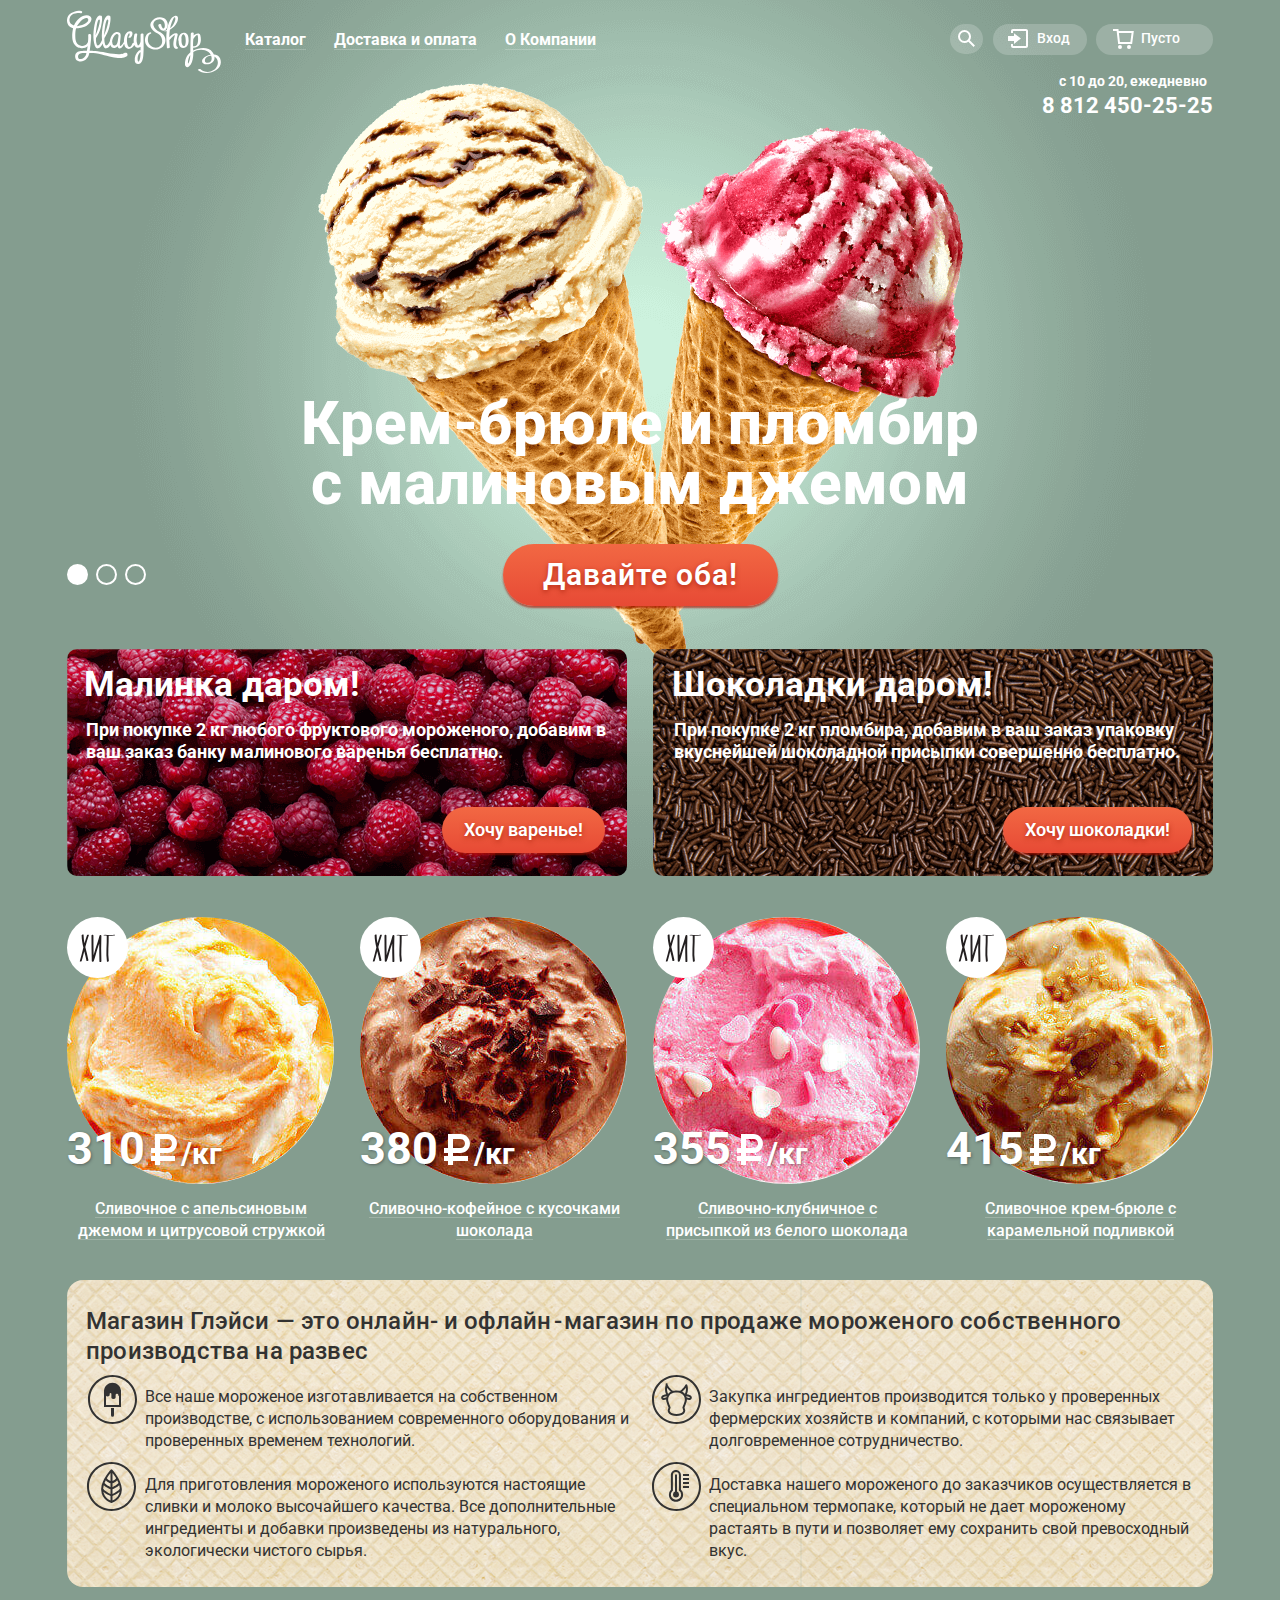
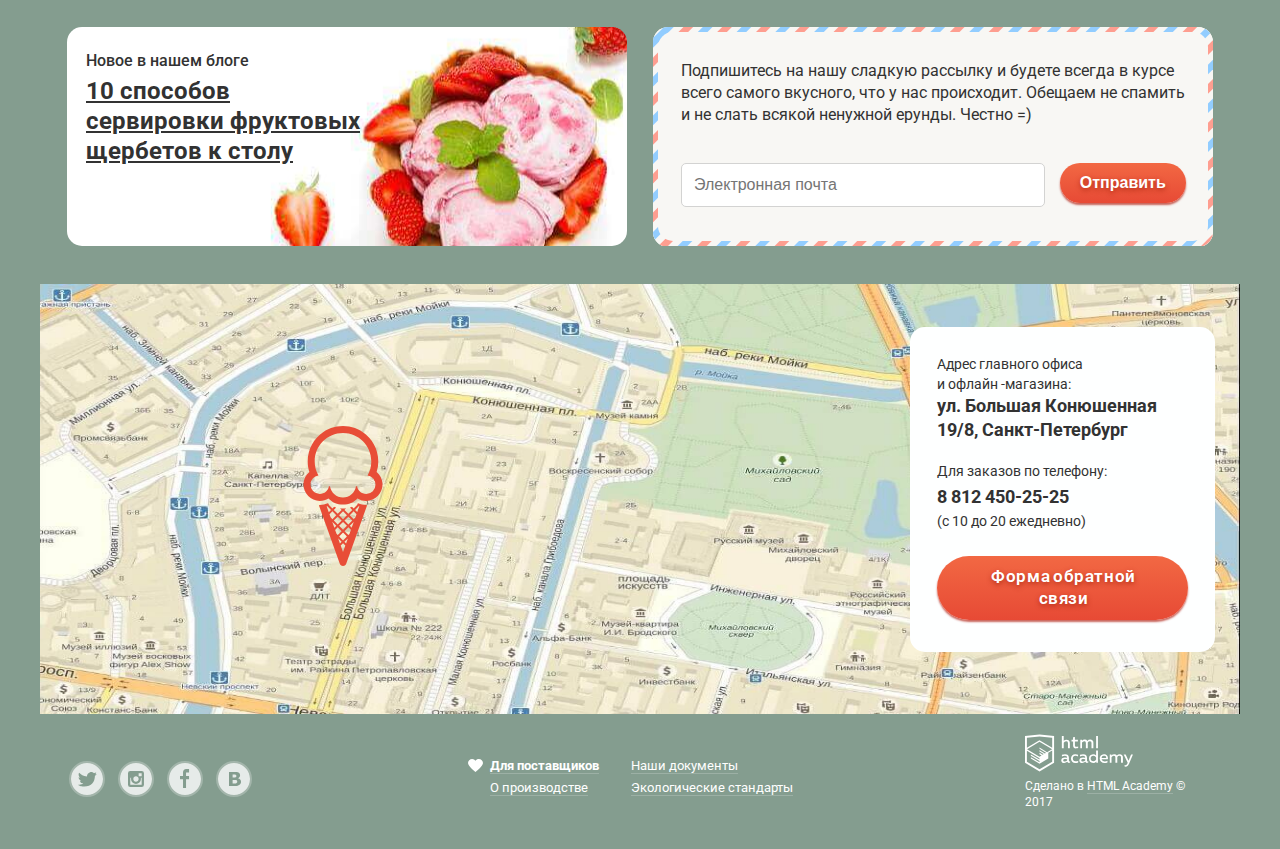
<file: index.html>
<!DOCTYPE html>
<html lang="ru">
<head>
  <meta charset="utf-8">
  <title>HTML Academy: Глейси</title>
  <link href="https://fonts.googleapis.com/css?family=Roboto:400,500,700&amp;subset=cyrillic" rel="stylesheet">
  <link rel="stylesheet" href="css/normalize.css">
  <link rel="stylesheet" href="css/min-style.css">
</head>
<body>
  <input class="visually-hidden product-1" type="radio" id="product-1" name="toggle" checked>
  <input class="visually-hidden product-2" type="radio" id="product-2" name="toggle">
  <input class="visually-hidden product-3" type="radio" id="product-3" name="toggle">
  <div class="background-wrapper">
    <header class="main-header">
      <div class="site-wrapper">
        <nav class="main-navigation">
          <div class="header-container">
            <a class="logo"><img src="img/logo.svg" width="154" height="64" alt="Логотип GllacyShop"></a>
            <ul class="site-navigation">
              <li class="catalog-menu nav-menu">
                <a href="catalog.html">Каталог</a>
                <div class="sub-menu">
                  <ul class="kind-of-item">
                    <li><a class="news-first" href="new-items.html"><b>Новинки</b></a></li>
                    <li><a href="catalog.html">Сливочное</a></li>
                    <li><a href="#">Щербеты</a></li>
                    <li><a href="#">Фруктовый лед</a></li>
                    <li><a href="#">Мелорин</a></li>
                  </ul>
                </div>
              </li>
              <li class="nav-menu"><a href="price.html">Доставка и оплата</a></li>
              <li class="nav-menu"><a href="about-us.html">О Компании</a></li>
            </ul>
          </div>
          <ul class="user-navigation">
            <li class="search-block">
              <div class="search-container">
                <form class="search" action="https://echo.htmlacademy.ru" method="post">
                  <label class="visually-hidden" for="nav-search">Поиск</label>
                  <input type="search" id="nav-search" name="search" placeholder="Что ищем?">
                </form>
              </div>
              <div class="search-loupe">
                <svg xmlns="http://www.w3.org/2000/svg" xmlns:xlink="http://www.w3.org/1999/xlink" width="17" height="17" viewBox="0 0 17 17"><path fill="#FFF" d="M16.958 15.527L11.75 10.32A6.455 6.455 0 0 0 13 6.5 6.5 6.5 0 1 0 6.5 13a6.465 6.465 0 0 0 3.839-1.263l5.205 5.204 1.414-1.414zM6.5 11C4.019 11 2 8.981 2 6.5S4.019 2 6.5 2 11 4.019 11 6.5 8.981 11 6.5 11z"/></svg>
              </div>
            </li>
            <li class="login-link-header">
              <a class="login-link" href="#"><svg xmlns="http://www.w3.org/2000/svg" xmlns:xlink="http://www.w3.org/1999/xlink" width="21" height="19" viewBox="0 0 21 19"><g fill="#FFF"><path d="M6 14.875L12.917 9.5 6 4.125v2.917H-.042v4.917H6z"/><path d="M18 0H5C3.9 0 3 .9 3 2v2h2V2h13v15H5v-2H3v2c0 1.1.9 2 2 2h13c1.1 0 2-.9 2-2V2c0-1.1-.9-2-2-2z"/></g></svg>Вход</a>
              <section class="modal modal-login">
                <h2 class="visually-hidden">Форма входа</h2>
                <form class="login-form" action="https://echo.htmlacademy.ru" method="post">
                  <label class="visually-hidden" for="login-form-email">Ваша электронная почта</label>
                  <input type="email" name="email" id="login-form-email" placeholder="Электронная почта" required>
                  <label class="visually-hidden" for="login-form-password">Ваш пароль</label>
                  <input type="password" name="password" id="login-form-password" placeholder="Пароль" required>
                  <button class="button" type="submit">Войти</button>
                  <div class="help">
                    <p><a href="#">Забыли пароль?</a></p>
                    <p><a href="#">Новая регистрация</a></p>
                  </div>
                </form>
              </section>
            </li>
            <li class="cart-link-header">
              <a class="cart-link" href="#"><svg xmlns="http://www.w3.org/2000/svg" width="21" height="20" viewBox="0 0 21 20"><g fill="#FFF"><path d="M5.657 2.031L5.422 0H0v2h3.64l1.5 13h13.988l1.699-12.969H5.657zM17.372 13H6.922L5.888 4.031h12.66L17.372 13z"/><circle cx="6.984" cy="18" r="2"/><circle cx="15.984" cy="18" r="2"/></g></svg><span>Пусто</span></a>
            </li>
          </ul>
        </nav>
        <section class="header-contacts">
          <h2 class="visually-hidden">Наши контакты</h2>
          <p>с 10 до 20, ежедневно</p>
          <a href="tel:+78124502525"><b>8 812 450-25-25</b></a>
        </section>
      </div>
    </header>
    <main class="container">
      <div class="site-wrapper">
        <h1 class="page-title visually-hidden">Магазин Глейси</h1>
        <section class="slider">
          <h2 class="visually-hidden">Слайдеры с продуком</h2>
          <div class="slider-controls">
            <label for="product-1">Первый</label>
            <label for="product-2">Второй</label>
            <label for="product-3">Третий</label>
          </div>
          <ul class="slider-list">
            <li class="slider-item slide product-1" id="index-1">
              <h3 class="slide-title">Крем-брюле и пломбир с малиновым джемом</h3>
              <a class="button slide-button" href="#">Давайте оба!</a>
            </li>
            <li class="slider-item slide product-2" id="index-2">
              <h3 class="slide-title">Шоколадный пломбир и лимонный сорбет</h3>
              <a class="button slide-button" href="#">Давайте оба!</a>
            </li>
            <li class="slider-item slide product-3" id="index-3">
              <h3 class="slide-title">Пломбир с помадкой и клубничный щербет</h3>
              <a class="button slide-button" href="#">Давайте оба!</a>
            </li>
          </ul>
        </section>
        <section class="advertisement">
          <ul>
            <li class="raspberry">
              <h2>Малинка даром!</h2>
              <p>При покупке 2 кг любого фруктового мороженого, добавим в ваш заказ банку малинового варенья бесплатно.</p>
              <a class="button" href="#">Хочу варенье!</a>
            </li>
            <li class="chocolate">
              <h2>Шоколадки даром!</h2>
              <p>При покупке 2 кг пломбира, добавим в ваш заказ упаковку вкуснейшей шоколадной присыпки совершенно бесплатно.</p>
              <a class="button" href="#">Хочу шоколадки!</a>
            </li>
          </ul>
        </section>
      </div>
      <div class="bestsellers-wrap">
        <section class="bestsellers">
          <h2 class="visually-hidden">Хиты продаж</h2>
          <ul class="bestsellers-list">
            <li class="item">
              <article class="hit-item">
                <h2 class="visually-hidden">Хит продаж</h2>
                <img class="round" src="img/item-1.jpg" width="267" height="267" alt="Сливочное с апельсиновым джемом и цитрусовой стружкой">
                <div class="price-and-weight">
                  <span class="price">310 </span>
                  <span class="weight">/кг</span>
                </div>
                <div class="item-container">
                  <a class="item-link" href="catalog.html"><h3>Сливочное с апельсиновым джемом и цитрусовой стружкой</h3></a>
                  <div class="item-button-container">
                    <a class="button watch-button" href="#">Быстрый просмотр</a>
                  </div>
                </div>
              </article>
            </li>
            <li class="item">
              <article class="hit-item">
                <h2 class="visually-hidden">Хит продаж</h2>
                <img class="round" src="img/item-2.jpg" width="267" height="267" alt="Сливочно-кофейное с кусочками шоколада">
                <div class="price-and-weight">
                  <span class="price">380 </span>
                  <span class="weight">/кг</span>
                </div>
                <div class="item-container">
                  <a class="item-link" href="catalog.html"><h3>Сливочно-кофейное с кусочками шоколада</h3></a>
                  <div class="item-button-container">
                    <a class="button watch-button" href="#">Быстрый просмотр</a>
                  </div>
                </div>
              </article>
            </li>
            <li class="item">
              <article class="hit-item">
                <h2 class="visually-hidden">Хит продаж</h2>
                <img class="round" src="img/item-3.jpg" width="267" height="267" alt="Сливочно-клубничное с присыпкой из белого шоколада">
                <div class="price-and-weight">
                  <span class="price">355 </span>
                  <span class="weight">/кг</span>
                </div>
                <div class="item-container">
                  <a class="item-link" href="catalog.html"><h3>Сливочно-клубничное с присыпкой из белого шоколада</h3></a>
                  <div class="item-button-container">
                    <a class="button watch-button" href="#">Быстрый просмотр</a>
                  </div>
                </div>
              </article>
            </li>
            <li class="item">
              <article class="hit-item">
                <h2 class="visually-hidden">Хит продаж</h2>
                <img class="round" src="img/item-4.jpg" width="267" height="267" alt="Сливочное крем-брюле с карамельной подливкой">
                <div class="price-and-weight">
                  <span class="price">415 </span>
                  <span class="weight">/кг</span>
                </div>
                <div class="item-container">
                  <a class="item-link" href="catalog.html"><h3>Сливочное крем-брюле с карамельной подливкой</h3></a>
                  <div class="item-button-container">
                    <a class="button watch-button" href="#">Быстрый просмотр</a>
                  </div>
                </div>
              </article>
            </li>
          </ul>
        </section>
      </div>
      <div class="site-wrapper">
        <section class="features">
          <h2>Магазин Глэйси&#8197;&#8212;&#8197;это онлайн- и офлайн&#8202;-&#8202;магазин по продаже мороженого собственного производства на развес</h2>
          <ul>
            <li class="ice-cream"><p>Все наше мороженое изготавливается на собственном производстве, с использованием современного оборудования и проверенных временем технологий.</p></li>
            <li class="cow"><p>Закупка ингредиентов производится только у проверенных фермерских хозяйств и компаний, с которыми нас связывает долговременное сотрудничество.</p></li>
            <li class="leaf"><p>Для приготовления мороженого используются настоящие сливки и молоко высочайшего качества. Все дополнительные ингредиенты и добавки произведены из натурального, экологически чистого сырья.</p></li>
            <li class="thermometer"><p>Доставка нашего мороженого до заказчиков осуществляется в специальном термопаке, который не дает мороженому растаять в пути и позволяет ему сохранить свой превосходный вкус.</p></li>
          </ul>
        </section>
        <div class="layout-block">
          <article class="blog">
            <h2>Новое в нашем блоге</h2>
            <p><a href="#">10 способов сервировки фруктовых щербетов к столу</a></p>
          </article>
          <section class="mailing-container">
            <h2 class="visually-hidden">Подписка на рассылку</h2>
            <div class="mailing">
              <p>Подпишитесь на нашу сладкую рассылку и будете всегда в курсе всего самого вкусного, что у нас происходит. Обещаем не спамить и не слать всякой ненужной ерунды. Честно =)</p>
              <form  action="https://echo.htmlacademy.ru" method="post">
                <label class="visually-hidden" for="mailing-email">Адрес Вашей почты для подписки</label>
                <input type="email" id="mailing-email" name="email" placeholder="Электронная почта" required>
                <button class="button" type="submit">Отправить</button>
              </form>
            </div>
          </section>
        </div>
      </div>
      <div class="map-container">
        <section class="map">
          <h2 class="visually-hidden">Мы на карте</h2>
          <iframe src="https://www.google.com/maps/embed?pb=!1m16!1m12!1m3!1d1998.6077115238331!2d30.320442216195!3d59.938651369059514!2m3!1f0!2f0!3f0!3m2!1i1024!2i768!4f13.1!2m1!1z0YPQuy7QkdC-0LvRjNGI0LDRjyDQmtC-0L3RjtGI0LXQvdC90LDRjyAxOS84LCDQodCw0L3QutGCLdCf0LXRgtC10YDQsdGD0YDQsw!5e0!3m2!1sru!2sru!4v1512393688220" width="1200" height="430"></iframe>
          <section class="contacts">
            <img class="map-image" src="img/map.jpg" width="1200" height="430" alt="Адрес главного офиса и офлайн магазина:ул.Большая Конюшенная 19/8, Санкт-Петербург">
            <div class="contacts-container">
              <h2>Адрес главного офиса и офлайн -магазина:</h2>
              <b>ул. Большая Конюшенная 19/8, Санкт-Петербург</b>
              <p>Для заказов по телефону:<a class="number" href="tel:+78124502525"><b>8 812 450-25-25</b></a>(с 10 до 20 ежедневно)</p>
              <a class="button overlay-link" href="writetous.html">Форма обратной связи</a>
            </div>
          </section>
        </section>
      </div>
    </main>
    <footer class="main-footer">
      <div class="site-wrapper">
        <div class="footer-container">
          <section class="footer-social">
            <h2 class="visually-hidden">Мы в социальных сетях</h2>
            <ul>
              <li>
                <a class="social social-tw" href="#">
                  <span class="visually-hidden">Твиттер</span>
                  <svg xmlns="http://www.w3.org/2000/svg" width="32" height="32" viewBox="0 0 32 32">
                    <path fill="rgba(255, 255, 255, 0.8)" d="M16 0C7.164 0 0 7.164 0 16c0 8.837 7.164 16 16 16 8.837 0 16-7.163 16-16 0-8.836-7.163-16-16-16zm7.944 12.809c-.251 6.516-3.463 10.832-10.992 10.702h-.486c-.447 0-4.543-.443-5.344-1.823 2.479.19 4.247-.406 5.12-1.136-1.048-.289-2.923-.461-3.251-2.848.384.104.618.221 1.299.113-1.307-.824-2.758-1.519-2.679-3.643.311.317 1.164.518 1.46.457-.768-.233-2.149-3.244-.974-4.781 1.984 1.79 4.075 3.482 7.804 3.643.227-2.214 1.24-3.699 3.168-4.325 1.84-.479 3.255.26 3.901 1.138.737-.224 1.453-.466 2.193-.685-.004.833-.569 1.463-.935 1.709.747.165 1.423-.475 1.423-.475-.184.963-1.094 1.725-1.707 1.954z"/>
                  </svg>
                </a>
              </li>
              <li>
                <a class="social social-inst" href="#">
                  <span class="visually-hidden">Инстаграм</span>
                  <svg xmlns="http://www.w3.org/2000/svg" width="32" height="32" viewBox="0 0 32 32">
                    <g fill="rgba(255, 255, 255, 0.8)"><path d="M20.916 16a4.938 4.938 0 1 1-9.877 0c0-.394.051-.773.138-1.14h-.897v6.838h11.396V14.86h-.897c.086.367.137.746.137 1.14z"/><path d="M15.978 18.659c1.466 0 2.659-1.193 2.659-2.659s-1.193-2.659-2.659-2.659c-1.466 0-2.659 1.193-2.659 2.659s1.192 2.659 2.659 2.659zM18.637 10.302h3.039v3.039h-3.039z"/><path d="M16 0C7.164 0 0 7.164 0 16c0 8.837 7.164 16 16 16 8.837 0 16-7.163 16-16 0-8.836-7.163-16-16-16zm7.955 21.698a2.285 2.285 0 0 1-2.279 2.279H10.279A2.285 2.285 0 0 1 8 21.698V10.302a2.286 2.286 0 0 1 2.279-2.279h11.396a2.286 2.286 0 0 1 2.279 2.279v11.396z"/>
                    </g>
                  </svg>
                </a>
              </li>
              <li>
                <a class="social social-fb" href="#">
                  <span class="visually-hidden">Фейсбук</span>
                  <svg xmlns="http://www.w3.org/2000/svg" width="32" height="32" viewBox="0 0 32 32"><path fill="rgba(255, 255, 255, 0.8)" d="M16 0C7.164 0 0 7.163 0 16s7.164 16 16 16c8.837 0 16-7.164 16-16S24.837 0 16 0zm4.062 9.455h-3.021v3.444h3.021v3.445h-3.021v8.61H14.02v-8.61H11v-3.445h3.021V9.455c0-1.902 1.353-3.445 3.021-3.445h3.021v3.445z"/></svg>
                </a>
              </li>
              <li>
                <a class="social social-vk" href="#">
                  <span class="visually-hidden">ВКонтакте</span>
                  <svg xmlns="http://www.w3.org/2000/svg" width="32" height="32" viewBox="0 0 32 32">
                    <g fill="rgba(255, 255, 255, 0.8)"><path d="M16.637 14.495c.402-.019.719-.082.951-.188.326-.145.54-.33.641-.559.101-.229.15-.496.15-.797 0-.232-.058-.465-.174-.697-.116-.232-.322-.405-.617-.517-.264-.1-.592-.155-.984-.165a76.242 76.242 0 0 0-1.652-.014h-.339v2.965h.565c.571 0 1.057-.009 1.459-.028zM18.118 17.084c-.282-.081-.672-.125-1.166-.132a127.97 127.97 0 0 0-1.55-.009h-.79v3.493h.264c1.014 0 1.74-.003 2.18-.009a3.2 3.2 0 0 0 1.212-.245c.377-.157.633-.364.774-.625s.214-.562.214-.9c0-.446-.088-.788-.261-1.03-.17-.241-.464-.423-.877-.543z"/><path d="M16 0C7.164 0 0 7.164 0 16c0 8.837 7.164 16 16 16 8.837 0 16-7.163 16-16 0-8.836-7.163-16-16-16zm6.602 20.531a3.73 3.73 0 0 1-1.124 1.327c-.552.415-1.161.71-1.823.886s-1.501.264-2.519.264h-6.121V8.987h5.443c1.13 0 1.957.038 2.48.113a5.126 5.126 0 0 1 1.561.5c.533.27.929.632 1.189 1.087.26.455.392.975.392 1.558 0 .678-.179 1.278-.536 1.795-.358.518-.863.92-1.517 1.208v.075c.917.182 1.642.559 2.179 1.13.537.571.807 1.325.807 2.261 0 .678-.138 1.283-.411 1.817z"/></g>
                  </svg>
                </a>
              </li>
            </ul>
          </section>
          <section class="info">
            <h2 class="visually-hidden">Информация о нас</h2>
            <ul>
              <li><a class="partners" href="#">Для поставщиков</a></li>
              <li><a class="documents" href="#">Наши документы</a></li>
              <li><a class="factory" href="#">О производстве</a></li>
              <li><a class="eco-standarts" href="#">Экологические стандарты</a></li>
            </ul>
          </section>
          <section class="footer-copyright">
            <h2 class="visually-hidden">Кем изготовлено</h2>
            <a href="https://htmlacademy.ru/intensive/htmlcss"><img src="img/logo-htmlacademy.svg" width="108" height="40" alt="HTML Академия" ></a>
            <p>Сделано в <a class="academy-link" href="https://htmlacademy.ru/intensive/htmlcss">HTML Academy</a> © 2017</p>
          </section>
        </div>
      </div>
    </footer>
  </div>
  <div class="write-to-us-container">
    <section class="write-to-us">
      <h2>Мы обязательно вам ответим!</h2>
      <button class="modal-close" type="button" value="close"></button>
      <form class="answer-us-form" action="https://echo.htmlacademy.ru" method="post">
        <label class="visually-hidden" for="answer-username">Ваше имя</label>
        <input type="text" id="answer-username" name="name" placeholder="Как вас зовут?">
        <label class="visually-hidden" for="answer-email">Ваша почта</label>
        <input type="text" id="answer-email" name="email" placeholder="Ваша почта для ответа?">
        <label class="visually-hidden" for="answer-comment">Текст вопроса</label>
        <textarea name="comment" id="answer-comment" placeholder="Напишите что-нибудь..."></textarea>
        <button class="button" type="submit">Отправить</button>
      </form>
    </section>
  </div>
  <script src="js/min-script.js"></script>
</body>
</html>
</file>
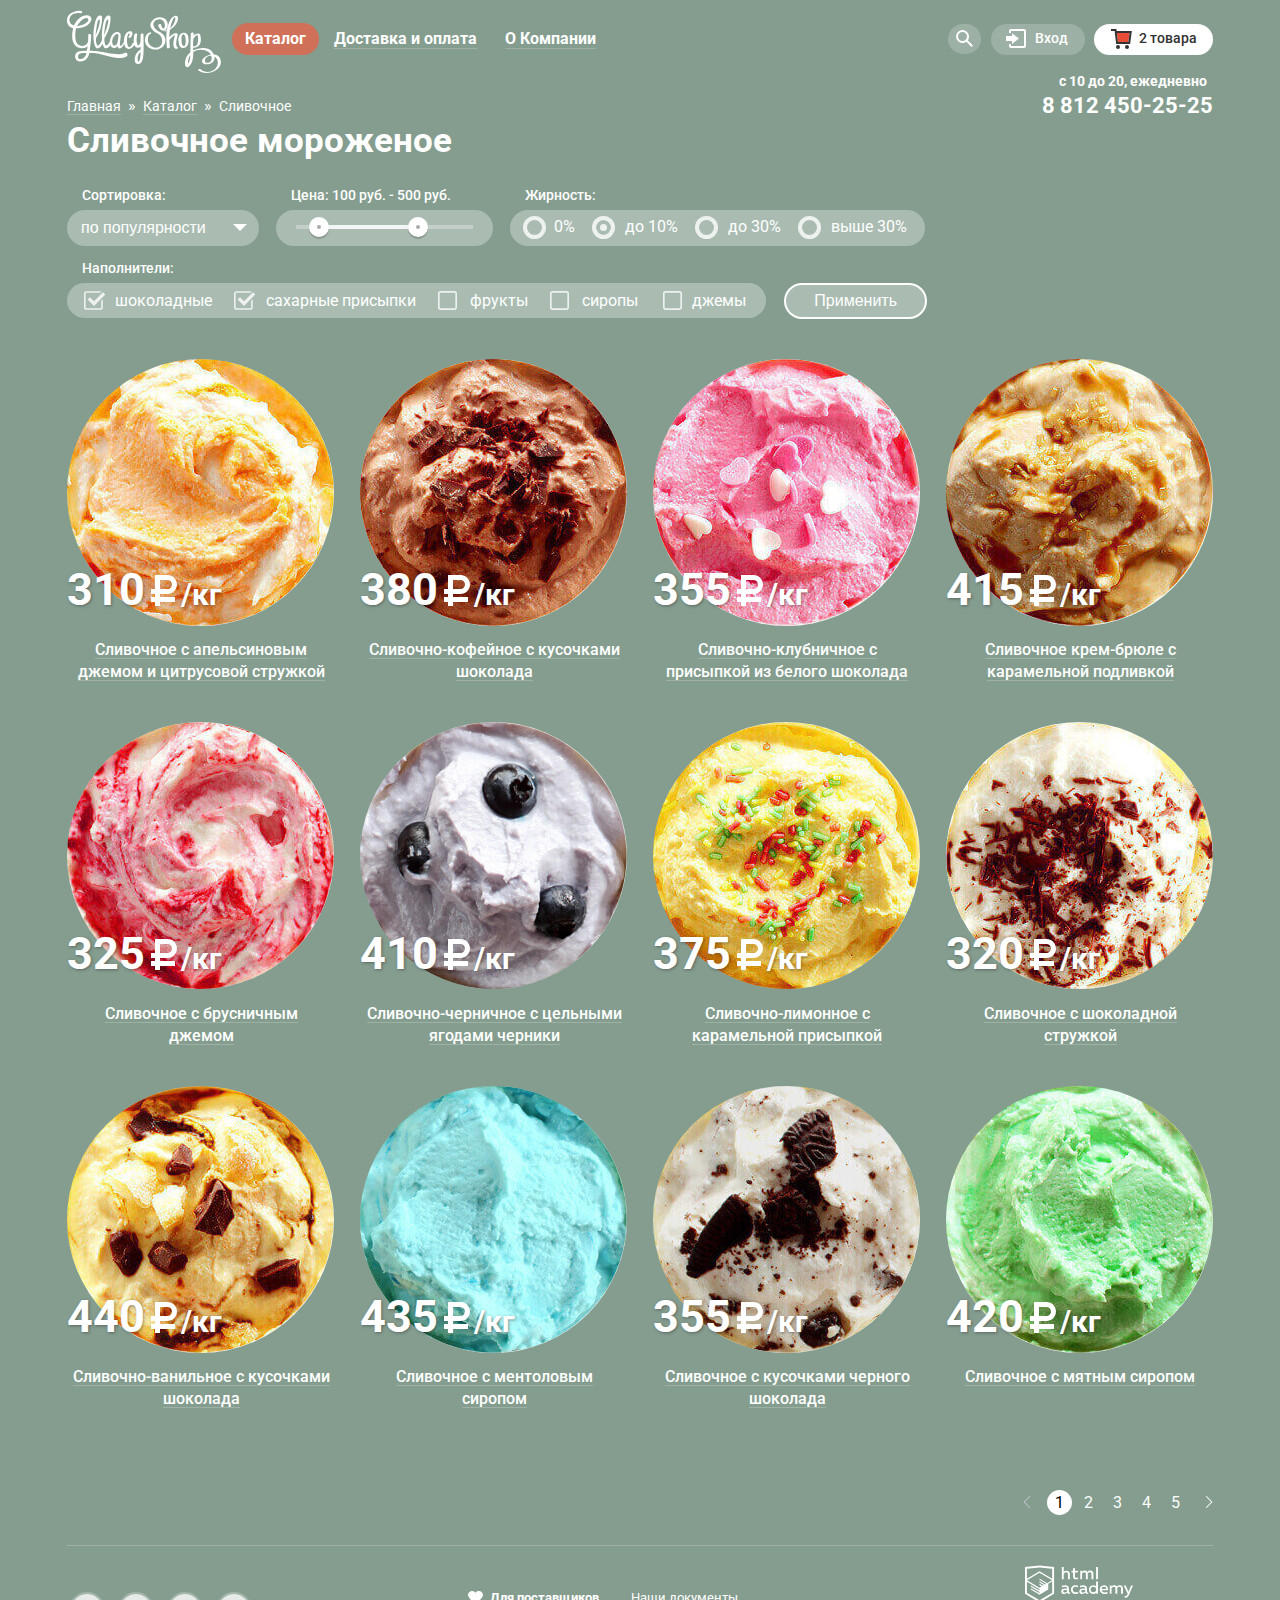
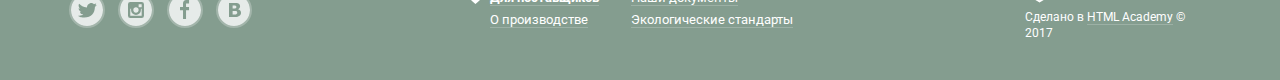
<file: catalog.html>
<!DOCTYPE html>
<html lang="ru">
<head>
  <meta charset="utf-8">
  <title>Магазин Глейси</title>
  <link href="https://fonts.googleapis.com/css?family=Roboto:400,500,700&amp;subset=cyrillic" rel="stylesheet">
  <link rel="stylesheet" href="css/normalize.css">
  <link rel="stylesheet" href="css/min-style.css">
</head>
<body class="inner-page">
  <header class="main-header">
    <div class="site-wrapper">
      <nav class="main-navigation">
        <div class="header-container">
          <a class="logo" href="index.html"><img src="img/logo.svg" width="154" height="64" alt="Логотип GllacyShop"></a>
          <ul class="site-navigation">
            <li class="catalog-menu current nav-menu">
              <a class="current-link" href="catalog.html">Каталог</a>
              <div class="sub-menu">
                <ul class="kind-of-item">
                  <li><a class="news-first" href="new-items.html"><b>Новинки</b></a></li>
                  <li><a class="submenu-current">Сливочное</a></li>
                  <li><a href="#">Щербеты</a></li>
                  <li><a href="#">Фруктовый лед</a></li>
                  <li><a href="#">Мелорин</a></li>
                </ul>
              </div>
            </li>
            <li class="nav-menu"><a href="price.html">Доставка и оплата</a></li>
            <li class="nav-menu"><a href="about-us.html">О Компании</a></li>
          </ul>
        </div>
        <ul class="user-navigation">
          <li class="search-block">
            <div class="search-container">
              <form class="search" action="https://echo.htmlacademy.ru" method="post">
                <label class="visually-hidden" for="nav-search">Поиск</label>
                <input type="search" id="nav-search" name="search" placeholder="Что ищем?">
              </form>
            </div>
            <div class="search-loupe">
              <svg xmlns="http://www.w3.org/2000/svg" xmlns:xlink="http://www.w3.org/1999/xlink" width="17" height="17" viewBox="0 0 17 17"><path fill="#FFF" d="M16.958 15.527L11.75 10.32A6.455 6.455 0 0 0 13 6.5 6.5 6.5 0 1 0 6.5 13a6.465 6.465 0 0 0 3.839-1.263l5.205 5.204 1.414-1.414zM6.5 11C4.019 11 2 8.981 2 6.5S4.019 2 6.5 2 11 4.019 11 6.5 8.981 11 6.5 11z"/></svg>
            </div>
          </li>
          <li class="login-link-header">
            <a class="login-link" href="#"><svg xmlns="http://www.w3.org/2000/svg" xmlns:xlink="http://www.w3.org/1999/xlink" width="21" height="19" viewBox="0 0 21 19"><g fill="#FFF"><path d="M6 14.875L12.917 9.5 6 4.125v2.917H-.042v4.917H6z"/><path d="M18 0H5C3.9 0 3 .9 3 2v2h2V2h13v15H5v-2H3v2c0 1.1.9 2 2 2h13c1.1 0 2-.9 2-2V2c0-1.1-.9-2-2-2z"/></g></svg>Вход</a>
            <section class="modal modal-login">
              <h2 class="visually-hidden">Форма входа</h2>
              <form class="login-form" action="https://echo.htmlacademy.ru" method="post">
                <label class="visually-hidden" for="login-form-email">Ваша электронная почта</label>
                <input type="email" name="email" id="login-form-email" placeholder="Электронная почта" required>
                <label class="visually-hidden" for="login-form-password">Ваш пароль</label>
                <input type="password" name="password" id="login-form-password" placeholder="Пароль" required>
                <button class="button" type="submit">Войти</button>
                <div class="help">
                  <p><a href="#">Забыли пароль?</a></p>
                  <p><a href="#">Новая регистрация</a></p>
                </div>
              </form>
            </section>
          </li>
          <li class="cart-link-header">
            <a class="cart-link" href="#"><svg xmlns="http://www.w3.org/2000/svg" width="21" height="20" viewBox="0 0 21 20"><path fill="#E84D37" d="M5.888 4.031L6.922 13h10.45l1.176-8.969z"/><circle fill="#343434" cx="6.984" cy="18" r="2"/><circle fill="#343434" cx="15.984" cy="18" r="2"/><path fill="#343434" d="M5.657 2.031L5.422 0H0v2h3.64l1.5 13h13.988l1.699-12.969H5.657zM17.372 13H6.922L5.888 4.031h12.66L17.372 13z"/></svg><span>2 товара</span></a>
            <section class="cart-table">
              <h2 class="visually-hidden">Ваш заказ</h2>
              <table class="user-cart">
                <tr>
                  <td><button class="table-button" type="button" value="close"></button></td>
                  <td><img class="round" src="img/item-1.jpg" width="33" height="33" alt="Мороженко 1"></td>
                  <td><span class="user-cart-product">Пломбир с апельсиновым джемом</span></td>
                  <td>1,5 кг х <span class="per-kg"> 200 руб.</span></td>
                  <td>300 руб.</td>
                </tr>
                <tr>
                  <td><button class="table-button" type="button" value="close"></button></td>
                  <td><img class="round" src="img/item-3.jpg" width="33" height="33" alt="Мороженко 2"></td>
                  <td><span class="user-cart-product">Клубничный пломбир с присыпкой из белого шоколада</span></td>
                  <td>1,5 кг х <span class="per-kg"> 300 руб.</span></td>
                  <td>450 руб.</td>
                </tr>
                <tr>
                  <td colspan="5"><b>Итого: <span>750 руб.</span></b></td>
                </tr>
              </table>
              <a class="button" href="#">Оформить заказ</a>
            </section>
          </li>
        </ul>
      </nav>
      <section class="header-contacts">
        <h2 class="visually-hidden">Наши контакты</h2>
        <p>с 10 до 20, ежедневно</p>
        <a href="tel:+78124502525"><b>8 812 450-25-25</b></a>
      </section>
    </div>
  </header>
  <main class="container">
    <div class="site-wrapper filter-wrapper">
      <ul class="breadcrumbs">
        <li><a href="index.html">Главная</a></li>
        <li><a href="catalog.html">Каталог</a></li>
        <li class="breadcrumbs-current"><a>Сливочное</a></li>
      </ul>
      <h1>Сливочное мороженое</h1>
      <section class="filters">
        <h2 class="visually-hidden">Фильтр товаров</h2>
        <form class="filter" action="https://echo.htmlacademy.ru" method="post">
          <fieldset class="select-list">
            <legend>Сортировка:</legend>
            <label class="visually-hidden" for="selection-parameters">Параметры сортировки</label>
            <select class="selection-parameters" id="selection-parameters">
              <option value="popularity">по популярности</option>
              <option value="cheap-first">сначала недорогие</option>
              <option value="expensive-first">сначала дорогие</option>
              <option value="fat-content">по жирности</option>
            </select>
          </fieldset>
          <fieldset>
            <legend>Цена: 100 руб. - 500 руб.</legend>
            <label class="visually-hidden">Ползунок для выбора цены</label>
            <div class=" filter-range filter-mask">
              <div class="range-controls">
                <div class="scale">
                  <div class="bar"></div>
                </div>
                <div class="range-toggle range-toggle-min" tabindex="0"></div>
                <div class="range-toggle range-toggle-max" tabindex="0"></div>
              </div>
            </div>
          </fieldset>
          <fieldset>
            <legend>Жирность:</legend>
            <div class="filter-mask radio-box">
              <input class="visually-hidden radio" type="radio" name="fat-content" id="none">
              <label for="none">0%</label>
              <input class="visually-hidden radio" type="radio" name="fat-content" id="lower-10" checked>
              <label for="lower-10">до 10%</label>
              <input class="visually-hidden radio" type="radio" name="fat-content" id="lower-30">
              <label for="lower-30">до 30%</label>
              <input class="visually-hidden radio" type="radio" name="fat-content" id="higher-30">
              <label for="higher-30">выше 30%</label>
            </div>
          </fieldset>
          <fieldset>
            <legend>Наполнители:</legend>
            <div class="filter-mask checkbox-box">
              <input class="visually-hidden checkbox" type="checkbox" name="choco" id="choco" checked>
              <label for="choco">шоколадные</label>
              <input class="visually-hidden checkbox" type="checkbox" name="sweet" id="sweet" checked>
              <label for="sweet"> сахарные присыпки</label>
              <input class="visually-hidden checkbox" type="checkbox" name="fruits" id="fruits">
              <label for="fruits">фрукты</label>
              <input class="visually-hidden checkbox" type="checkbox" name="sirops" id="sirops">
              <label for="sirops">сиропы</label>
              <input class="visually-hidden checkbox" type="checkbox" name="jam" id="jam">
              <label for="jam">джемы</label>
            </div>
          </fieldset>
          <button type="submit">Применить</button>
        </form>
      </section>
    </div>
    <div class="catalog-list-wrapper">
      <section class="catalog-list">
        <ul>
          <li class="item">
            <article>
              <h2 class="visually-hidden">Продукт</h2>
              <img class="round" src="img/item-1.jpg" width="267" height="267" alt="Сливочное с апельсиновым джемом и цитрусовой  стружкой">
              <div class="price-and-weight">
                <span class="price">310 </span>
                <span class="weight">/кг</span>
              </div>
              <div class="item-container">
                <div class="item-button-container">
                  <a class="button watch-button" href="#">Быстрый просмотр</a>
                </div>
                <a class="item-link" href="#"><h3>Сливочное с апельсиновым джемом и цитрусовой стружкой</h3></a>
              </div>
            </article>
          </li>
          <li class="item">
            <article>
              <h2 class="visually-hidden">Продукт</h2>
              <img class="round" src="img/item-2.jpg" width="267" height="267" alt="Сливочно-кофейное с кусочками шоколада">
              <div class="price-and-weight">
                <span class="price">380 </span>
                <span class="weight">/кг</span>
              </div>
              <div class="item-container">
                <div class="item-button-container">
                  <a class="button watch-button" href="#">Быстрый просмотр</a>
                </div>
                <a class="item-link" href="#"><h3>Сливочно-кофейное с кусочками шоколада</h3></a>
              </div>
            </article>
          </li>
          <li class="item">
            <article>
              <h2 class="visually-hidden">Продукт</h2>
              <img  class="round" src="img/item-3.jpg" width="267" height="267" alt="Сливочно-клубничное с присыпкой из белого шоколада">
              <div class="price-and-weight">
                <span class="price">355 </span>
                <span class="weight">/кг</span>
              </div>
              <div class="item-container">
                <div class="item-button-container">
                  <a class="button watch-button" href="#">Быстрый просмотр</a>
                </div>
                <a class="item-link" href="#"><h3>Сливочно-клубничное с присыпкой из белого шоколада</h3></a>
              </div>
            </article>
          </li>
          <li class="item">
            <article>
              <h2 class="visually-hidden">Продукт</h2>
              <img class="round" src="img/item-4.jpg" width="267" height="267" alt="Сливочное крем-брюле с карамельной подливкой">
              <div class="price-and-weight">
                <span class="price">415 </span>
                <span class="weight">/кг</span>
              </div>
              <div class="item-container">
                <div class="item-button-container">
                  <a class="button watch-button" href="#">Быстрый просмотр</a>
                </div>
                <a class="item-link" href="#"><h3>Сливочное крем-брюле с карамельной подливкой</h3></a>
              </div>
            </article>
          </li>
          <li class="item">
            <article>
              <h2 class="visually-hidden">Продукт</h2>
              <img class="round" src="img/item-5.jpg" width="267" height="267" alt="Сливочное с брусничным джемом">
              <div class="price-and-weight">
                <span class="price">325 </span>
                <span class="weight">/кг</span>
              </div>
              <div class="item-container">
                <div class="item-button-container">
                  <a class="button watch-button" href="#">Быстрый просмотр</a>
                </div>
                <a class="item-link" href="#"><h3>Сливочное с брусничным джемом</h3></a>
              </div>
            </article>
          </li>
          <li class="item">
            <article>
              <h2 class="visually-hidden">Продукт</h2>
              <img class="round" src="img/item-6.jpg" width="267" height="267" alt="Сливочно-черничное с цельными ягодами черники">
              <div class="price-and-weight">
                <span class="price">410 </span>
                <span class="weight">/кг</span>
              </div>
              <div class="item-container">
                <div class="item-button-container">
                  <a class="button watch-button" href="#">Быстрый просмотр</a>
                </div>
                <a class="item-link" href="#"><h3>Сливочно-черничное с цельными ягодами черники</h3></a>
              </div>
            </article>
          </li>
          <li class="item">
            <article>
              <h2 class="visually-hidden">Продукт</h2>
              <img class="round" src="img/item-7.jpg" width="267" height="267" alt="Сливочно-лимонное с карамельной присыпкой">
              <div class="price-and-weight">
                <span class="price">375 </span>
                <span class="weight">/кг</span>
              </div>
              <div class="item-container">
                <div class="item-button-container">
                  <a class="button watch-button" href="#">Быстрый просмотр</a>
                </div>
                <a class="item-link" href="#"><h3>Сливочно-лимонное с карамельной присыпкой</h3></a>
              </div>
            </article>
          </li>
          <li class="item">
            <article>
              <h2 class="visually-hidden">Продукт</h2>
              <img class="round" src="img/item-8.jpg" width="267" height="267" alt="Сливочное с шоколадной стружкой">
              <div class="price-and-weight">
                <span class="price">320 </span>
                <span class="weight">/кг</span>
              </div>
              <div class="item-container">
                <div class="item-button-container">
                  <a class="button watch-button" href="#">Быстрый просмотр</a>
                </div>
                <a class="item-link" href="#"><h3>Сливочное с шоколадной стружкой</h3></a>
              </div>
            </article>
          </li>
          <li class="item">
            <article>
              <h2 class="visually-hidden">Продукт</h2>
              <img class="round" src="img/item-9.jpg" width="267" height="267" alt="Сливочно-ванильное с кусочками шоколада">
              <div class="price-and-weight">
                <span class="price">440 </span>
                <span class="weight">/кг</span>
              </div>
              <div class="item-container">
                <div class="item-button-container">
                  <a class="button watch-button" href="#">Быстрый просмотр</a>
                </div>
                <a class="item-link" href="#"><h3>Сливочно-ванильное с кусочками шоколада</h3></a>
              </div>
            </article>
          </li>
          <li class="item">
            <article>
              <h2 class="visually-hidden">Продукт</h2>
              <img class="round" src="img/item-10.jpg" width="267" height="267" alt="Сливочное с ментоловым сиропом">
              <div class="price-and-weight">
                <span class="price">435 </span>
                <span class="weight">/кг</span>
              </div>
              <div class="item-container">
                <div class="item-button-container">
                  <a class="button watch-button" href="#">Быстрый просмотр</a>
                </div>
                <a class="item-link" href="#"><h3>Сливочное с ментоловым сиропом</h3></a>
              </div>
            </article>
          </li>
          <li class="item">
            <article>
              <h2 class="visually-hidden">Продукт</h2>
              <img class="round" src="img/item-11.jpg" width="267" height="267" alt="Сливочное с кусочками черного шоколада">
              <div class="price-and-weight">
                <span class="price">355 </span>
                <span class="weight">/кг</span>
              </div>
              <div class="item-container">
                <div class="item-button-container">
                  <a class="button watch-button" href="#">Быстрый просмотр</a>
                </div>
                <a class="item-link" href="#"><h3>Сливочное с кусочками черного шоколада</h3></a>
              </div>
            </article>
          </li>
          <li class="item">
            <article>
              <h2 class="visually-hidden">Продукт</h2>
              <img src="img/item-12.jpg" width="267" height="267" alt="Сливочное с мятным сиропом" class="round">
              <div class="price-and-weight">
                <span class="price">420 </span>
                <span class="weight">/кг</span>
              </div>
              <div class="item-container">
                <div class="item-button-container">
                  <a class="button watch-button" href="#">Быстрый просмотр</a>
                </div>
                <a class="item-link" href="#"><h3>Сливочное с мятным сиропом</h3></a>
              </div>
            </article>
          </li>
        </ul>
      </section>
    </div>
    <div class="site-wrapper">
      <section class="pagination">
        <h2 class="visually-hidden">Переключение по страницам</h2>
        <ul class="pagination-list">
          <li class="prev"><a href="#"><span class="visually-hidden">Назад</span><svg xmlns="http://www.w3.org/2000/svg" width="8" height="12" viewBox="0 0 8 12"><path fill="#C1C6CE" d="M7.237 5.642L1.729.133a.506.506 0 1 0-.716.716L6.163 6l-5.151 5.15a.507.507 0 0 0 .716.717l5.509-5.509a.504.504 0 0 0 0-.716z"/></svg></a></li>
          <li class="pagination-item pagination-item-current"><a>1</a></li>
          <li class="pagination-item "><a href="#">2</a></li>
          <li class="pagination-item"><a href="#">3</a></li>
          <li class="pagination-item"><a href="#">4</a></li>
          <li class="pagination-item"><a href="#">5</a></li>
          <li class="next"><a href="#"><span class="visually-hidden">Вперёд</span><svg xmlns="http://www.w3.org/2000/svg" width="8" height="12" viewBox="0 0 8 12"><path fill="#FFF" d="M7.237 5.642L1.729.133a.506.506 0 1 0-.716.716L6.163 6l-5.151 5.15a.507.507 0 0 0 .716.717l5.509-5.509a.504.504 0 0 0 0-.716z"/></svg></a></li>
        </ul>
      </section>
    </div>
  </main>
  <footer class="main-footer">
    <div class="site-wrapper">
      <div class="footer-container">
        <section class="footer-social">
          <h2 class="visually-hidden">Мы в социальных сетях</h2>
          <ul>
            <li>
              <a class="social social-tw" href="#">
                <span class="visually-hidden">Твиттер</span>
                <svg xmlns="http://www.w3.org/2000/svg" width="32" height="32" viewBox="0 0 32 32">
                  <path fill="rgb(230, 235, 233)" d="M16 0C7.164 0 0 7.164 0 16c0 8.837 7.164 16 16 16 8.837 0 16-7.163 16-16 0-8.836-7.163-16-16-16zm7.944 12.809c-.251 6.516-3.463 10.832-10.992 10.702h-.486c-.447 0-4.543-.443-5.344-1.823 2.479.19 4.247-.406 5.12-1.136-1.048-.289-2.923-.461-3.251-2.848.384.104.618.221 1.299.113-1.307-.824-2.758-1.519-2.679-3.643.311.317 1.164.518 1.46.457-.768-.233-2.149-3.244-.974-4.781 1.984 1.79 4.075 3.482 7.804 3.643.227-2.214 1.24-3.699 3.168-4.325 1.84-.479 3.255.26 3.901 1.138.737-.224 1.453-.466 2.193-.685-.004.833-.569 1.463-.935 1.709.747.165 1.423-.475 1.423-.475-.184.963-1.094 1.725-1.707 1.954z"/>
                </svg>
              </a>
            </li>
            <li>
              <a class="social social-inst" href="#">
                <span class="visually-hidden">Инстаграм</span>
                  <svg xmlns="http://www.w3.org/2000/svg" width="32" height="32" viewBox="0 0 32 32"><g fill="rgb(230, 235, 233)"><path d="M20.916 16a4.938 4.938 0 1 1-9.877 0c0-.394.051-.773.138-1.14h-.897v6.838h11.396V14.86h-.897c.086.367.137.746.137 1.14z"/><path d="M15.978 18.659c1.466 0 2.659-1.193 2.659-2.659s-1.193-2.659-2.659-2.659c-1.466 0-2.659 1.193-2.659 2.659s1.192 2.659 2.659 2.659zM18.637 10.302h3.039v3.039h-3.039z"/><path d="M16 0C7.164 0 0 7.164 0 16c0 8.837 7.164 16 16 16 8.837 0 16-7.163 16-16 0-8.836-7.163-16-16-16zm7.955 21.698a2.285 2.285 0 0 1-2.279 2.279H10.279A2.285 2.285 0 0 1 8 21.698V10.302a2.286 2.286 0 0 1 2.279-2.279h11.396a2.286 2.286 0 0 1 2.279 2.279v11.396z"/></g></svg>
              </a>
            </li>
            <li>
              <a class="social social-fb" href="#">
                <span class="visually-hidden">Фейсбук</span>
                <svg xmlns="http://www.w3.org/2000/svg" width="32" height="32" viewBox="0 0 32 32"><path fill="rgb(230, 235, 233)" d="M16 0C7.164 0 0 7.163 0 16s7.164 16 16 16c8.837 0 16-7.164 16-16S24.837 0 16 0zm4.062 9.455h-3.021v3.444h3.021v3.445h-3.021v8.61H14.02v-8.61H11v-3.445h3.021V9.455c0-1.902 1.353-3.445 3.021-3.445h3.021v3.445z"/></svg>
              </a>
            </li>
            <li>
              <a class="social social-vk" href="#">
                <span class="visually-hidden">ВКонтакте</span>
                <svg xmlns="http://www.w3.org/2000/svg" width="32" height="32" viewBox="0 0 32 32"><g fill="rgb(230, 235, 233)"><path d="M16.637 14.495c.402-.019.719-.082.951-.188.326-.145.54-.33.641-.559.101-.229.15-.496.15-.797 0-.232-.058-.465-.174-.697-.116-.232-.322-.405-.617-.517-.264-.1-.592-.155-.984-.165a76.242 76.242 0 0 0-1.652-.014h-.339v2.965h.565c.571 0 1.057-.009 1.459-.028zM18.118 17.084c-.282-.081-.672-.125-1.166-.132a127.97 127.97 0 0 0-1.55-.009h-.79v3.493h.264c1.014 0 1.74-.003 2.18-.009a3.2 3.2 0 0 0 1.212-.245c.377-.157.633-.364.774-.625s.214-.562.214-.9c0-.446-.088-.788-.261-1.03-.17-.241-.464-.423-.877-.543z"/><path d="M16 0C7.164 0 0 7.164 0 16c0 8.837 7.164 16 16 16 8.837 0 16-7.163 16-16 0-8.836-7.163-16-16-16zm6.602 20.531a3.73 3.73 0 0 1-1.124 1.327c-.552.415-1.161.71-1.823.886s-1.501.264-2.519.264h-6.121V8.987h5.443c1.13 0 1.957.038 2.48.113a5.126 5.126 0 0 1 1.561.5c.533.27.929.632 1.189 1.087.26.455.392.975.392 1.558 0 .678-.179 1.278-.536 1.795-.358.518-.863.92-1.517 1.208v.075c.917.182 1.642.559 2.179 1.13.537.571.807 1.325.807 2.261 0 .678-.138 1.283-.411 1.817z"/></g></svg>
              </a>
            </li>
          </ul>
        </section>
        <section class="info">
          <h2 class="visually-hidden">Информация о нас</h2>
          <ul>
            <li><a class="partners" href="#">Для поставщиков</a></li>
            <li><a class="documents" href="#">Наши документы</a></li>
            <li><a class="factory" href="#">О производстве</a></li>
            <li><a class="eco-standarts" href="#">Экологические стандарты</a></li>
          </ul>
        </section>
        <section class="footer-copyright">
          <h2 class="visually-hidden">Кем изготовлено</h2>
          <a href="https://htmlacademy.ru/intensive/htmlcss"><img src="img/logo-htmlacademy.svg" width="108" height="40" alt="HTML Академия" ></a>
          <p>Сделано в <a class="academy-link" href="https://htmlacademy.ru/intensive/htmlcss">HTML Academy</a> © 2017</p>
        </section>
      </div>
    </div>
  </footer>
</body>
</html>
</file>
<file: css/min-style.css>
@-webkit-keyframes bounce{0%{-webkit-transform:translateY(-2000px);transform:translateY(-2000px)}70%{-webkit-transform:translateY(30px);transform:translateY(30px)}90%{-webkit-transform:translateY(-10px);transform:translateY(-10px)}to{-webkit-transform:translateY(0);transform:translateY(0)}}@keyframes bounce{0%{-webkit-transform:translateY(-2000px);transform:translateY(-2000px)}70%{-webkit-transform:translateY(30px);transform:translateY(30px)}90%{-webkit-transform:translateY(-10px);transform:translateY(-10px)}to{-webkit-transform:translateY(0);transform:translateY(0)}}@-webkit-keyframes shake{0% to{-webkit-transform:translateX(0);transform:translateX(0)}10% 30% 50% 70% 90%{-webkit-transform:translateX(-10px);transform:translateX(-10px)}20% 40% 60% 80%{-webkit-transform:translateX(10px);transform:translateX(10px)}}@keyframes shake{0%,to{-webkit-transform:translateX(0);transform:translateX(0)}10%,30%,50%,70%,90%{-webkit-transform:translateX(-10px);transform:translateX(-10px)}20%,40%,60%,80%{-webkit-transform:translateX(10px);transform:translateX(10px)}}body{margin:0;padding:0;font-family:"Roboto",Arial,sans-serif;font-size:16px;color:#323232}.site-wrapper{width:1146px;padding:0 27px;margin:0 auto}.background-wrapper{min-width:1200px;background-image:url(../img/background-index1.png);background-repeat:no-repeat;background-position-x:center;background-position-y:top;-webkit-transition:background-image .5s ease,background-color .5s ease;-o-transition:background-image .5s ease,background-color .5s ease;transition:background-image .5s ease,background-color .5s ease}.background-wrapper::after,.background-wrapper::before{content:"";visibility:hidden}.background-wrapper::before{background-image:url(../img/background-index2.png)}.background-wrapper::after{background-image:url(../img/background-index3.png)}.background-wrapper,.inner-page{background-color:#849d8f}.visually-hidden{position:absolute;width:1px;height:1px;margin:-1px;border:0;padding:0;clip:rect(0 0 0 0);overflow:hidden}.round{border-radius:140px;border:0}.slider{position:relative;padding-top:319px;text-align:center;color:#fff}.slider-list{margin:7px auto 0;width:700px;text-align:center;padding:0;list-style:none}.slide{display:none;position:relative;top:-10px}.slide-title{width:700px;margin:0 auto 30px;font-size:60px;letter-spacing:.2px;line-height:60px;font-weight:800}.slider-controls{position:absolute;bottom:31px;left:0;z-index:20;font-size:0}.slide-button{padding:20px 40px;font-size:30px;letter-spacing:1px}.product-1:checked~.background-wrapper{background-color:#849d8f;background-image:url(../img/background-index1.png)}.product-2:checked~.background-wrapper{background-color:#8996a6;background-image:url(../img/background-index2.png)}.product-3:checked~.background-wrapper{background-color:#9d8b84;background-image:url(../img/background-index3.png)}.product-1:checked~.background-wrapper .product-1,.product-2:checked~.background-wrapper .product-2,.product-3:checked~.background-wrapper .product-3{display:block}.product-1:checked~.background-wrapper label[for=product-1],.product-2:checked~.background-wrapper label[for=product-2],.product-3:checked~.background-wrapper label[for=product-3],.radio:checked:hover+label::before{background-color:#fff}.slider-controls label{display:inline-block;width:17px;height:17px;margin-right:8px;vertical-align:top;background-color:transparent;border:2px solid #fff;border-radius:50%;cursor:pointer}.slider-controls label:hover{background-color:rgba(255,255,255,.5)}.main-header{margin:0 auto}.logo{margin-top:4px}.main-navigation{padding-top:6px;-ms-flex-wrap:wrap;flex-wrap:wrap;-webkit-box-pack:justify;-ms-flex-pack:justify;justify-content:space-between;-webkit-box-align:center;-ms-flex-align:center;align-items:center}.header-container,.main-navigation,.site-navigation{display:-webkit-box;display:-ms-flexbox;display:flex}.header-container{-ms-flex-wrap:wrap;flex-wrap:wrap;-webkit-box-pack:justify;-ms-flex-pack:justify;justify-content:space-between;-webkit-box-align:center;-ms-flex-align:center;align-items:center}.site-navigation{width:500px;-webkit-box-align:baseline;-ms-flex-align:baseline;align-items:baseline;margin:-5px 0 0;padding:0;list-style:none}.site-navigation>li{display:block;margin-right:2px;padding:7px 13px;border-radius:50px}.inner-page .nav-menu{margin-bottom:2px}.nav-menu:focus,.nav-menu:hover{background-color:#f8f7f4;border:0}.nav-menu>a{color:#fff;text-decoration:none;border-bottom:1px solid rgba(255,255,255,.2);font-weight:700;line-height:18px}.nav-menu:focus>a[href],.nav-menu:hover>a[href]{color:#333}.nav-menu:active{-webkit-box-shadow:inset 0 2px 1px #696969;box-shadow:inset 0 2px 1px #696969}.site-navigation .current{background-color:#d07058;color:#fff}.current .current-link{border:0}.catalog-menu{position:relative;margin-left:11px}.sub-menu{position:absolute;z-index:10;left:-15px;top:31px;width:143px;padding-top:6px;visibility:hidden;border-radius:5px;-webkit-box-shadow:0 20px 20px rgba(0,0,0,.4);box-shadow:0 20px 20px rgba(0,0,0,.4)}.sub-menu .submenu-current{background-color:#d07058;color:#fff}.catalog-menu:focus .sub-menu,.catalog-menu:hover .sub-menu{visibility:visible}.kind-of-item,.kind-of-item a{-webkit-box-sizing:border-box;box-sizing:border-box}.kind-of-item{margin:0;background-color:#f8f7f4;border-radius:5px;list-style:none;padding:5px 0}.kind-of-item li{padding-bottom:5px}.kind-of-item a{display:inline-block;vertical-align:baseline;width:100%;padding:5px 0 5px 27px;color:#323232;border:0;text-decoration:none;font-size:14px;font-weight:400;line-height:16px}.kind-of-item a[href]:focus,.kind-of-item a[href]:hover{background-color:#fbded7}.kind-of-item a[href]:active{background-color:#f6b5a5}.news-first{margin-bottom:5px;-webkit-box-shadow:0 6px 0 -5px rgba(50,50,50,.3);box-shadow:0 6px 0 -5px rgba(50,50,50,.3)}.header-contacts{float:right}.user-navigation{position:relative;width:287px;display:-webkit-box;display:-ms-flexbox;display:flex;-webkit-box-pack:end;-ms-flex-pack:end;justify-content:flex-end;margin:0;padding:0 0 5px;list-style:none}.user-navigation a{color:#fff;font-size:14px;font-weight:500;line-height:16px;text-decoration:none}.search-loupe{position:relative;width:33px;min-height:30px;border-radius:60px;background-color:rgba(255,255,255,.2)}.search-loupe svg{position:absolute;left:8px;top:6px}.search-block{position:relative;z-index:20}.search-block:hover .search-loupe,.search-loupe:focus{background-color:#fff;cursor:pointer}.cart-link-header:focus g,.cart-link-header:hover g,.login-link-header:focus g,.login-link-header:hover g,.search-block:hover path,.search-loupe:focus path{fill:#000}.search-block:hover .search-container{visibility:visible}.search-block::after{content:"";position:absolute;top:30px;left:-310px;width:344px;height:5px}.search-block .search-container{visibility:hidden;position:absolute;z-index:10;right:1px;top:35px;width:344px;-webkit-box-sizing:border-box;box-sizing:border-box;padding:20px 12px;border-radius:5px;text-align:center;background-color:#f8f7f4;-webkit-box-shadow:0 20px 20px rgba(0,0,0,.4);box-shadow:0 20px 20px rgba(0,0,0,.4)}.search input[type=search]{width:310px;padding:11px 0 11px 12px;color:#999;font-size:14px;line-height:24px;border:1px solid #d3d3d2;border-radius:5px}.search input[type=search]:hover{-webkit-box-shadow:0 0 0 1px #d3d3d2;box-shadow:0 0 0 1px #d3d3d2}.search input[type=search]:focus{outline:0;-webkit-box-shadow:0 0 0 2px #8ebdec;box-shadow:0 0 0 2px #8ebdec;color:#000}.cart-link-header:focus>a,.cart-link-header:hover>a,.login-link-header:focus a,.login-link-header:hover a{color:#323232;text-decoration:none}.cart-link-header,.login-link-header{display:inline-block;vertical-align:baseline;text-align:center;border-radius:60px;background-color:rgba(255,255,255,.2)}.login-link-header{padding:4px 17px 4px 12px;margin-left:10px}.cart-link-header{padding:5px 33px 6px 17px;margin-left:9px}.inner-page .cart-link-header{padding-right:16px}.cart-link-header:focus,.cart-link-header:hover,.inner-page .cart-link-header,.login-link-header:focus,.login-link-header:hover{background-color:#fff}.login-link-header:focus .modal-login,.login-link-header:hover .modal-login{visibility:visible}.login-link{min-width:94px}.cart-link svg,.login-link svg{display:inline-block;vertical-align:middle}.login-link svg{padding:1px 0 3px 3px;margin-right:8px}.login-link-header::after{content:"";position:absolute;bottom:-5px;left:40px;width:100px;height:5px}.inner-page .cart-link{color:#323232}.cart-link{min-width:118px}.cart-link svg{margin-right:7px}.header-contacts p{margin:-5px 0 4px 17px;color:#fff;font-size:14px;font-weight:700;line-height:16px}.breadcrumbs a,.header-contacts a{color:#fff;text-decoration:none;font-size:22px}.slider-switches{list-style:none;margin:0;padding:0}.index-1 .button{display:inline-block;vertical-align:baseline;padding:15px 55px;margin:40px auto}.filter-wrapper{margin-top:19px}.breadcrumbs{display:-webkit-box;display:-ms-flexbox;display:flex;margin:0;padding:0;list-style:none}.breadcrumbs a{font-size:14px;font-weight:400;line-height:16px}.breadcrumbs a[href]{border-bottom:1px solid rgba(255,255,255,.2)}.breadcrumbs a[href]:active,.breadcrumbs a[href]:focus,.breadcrumbs a[href]:hover{color:#ffbc9e;border-bottom:1px solid rgba(255,188,158,.3)}.breadcrumbs li:not(.breadcrumbs-current)::after{content:"\00BB";margin:0 7px;color:#fff}h1{margin:4px 0 0;color:#fff;font-size:35px;line-height:41px}.filter{position:relative;display:-webkit-box;display:-ms-flexbox;display:flex;-webkit-box-orient:horizontal;-webkit-box-direction:normal;-ms-flex-direction:row;flex-direction:row;-webkit-box-pack:justify;-ms-flex-pack:justify;justify-content:space-between;-webkit-box-align:end;-ms-flex-align:end;align-items:flex-end;margin-top:29px;width:858px;-ms-flex-wrap:wrap;flex-wrap:wrap}.filter fieldset{padding:0;margin:0;border:0}.filter fieldset:last-of-type{margin-top:17px}.filter legend{position:relative;left:15px;top:-3px;margin-bottom:4px;color:#fff;font-size:14px;line-height:16px;font-weight:500}.filter-mask,.selection-parameters{border-radius:60px;color:#fff;line-height:18px;background-color:#aabcb2;border:0}.filter-mask{padding:10px 0}.selection-parameters{width:192px;height:36px;padding:8px 32px 8px 14px;outline:0;-webkit-appearance:none;-moz-appearance:none;text-indent:.01px}.selection-parameters::-ms-expand{display:none}.select-list::after{content:"";position:absolute;bottom:87px;left:166px;width:0;height:0;border:7px solid transparent;border-top-color:#fff;border-bottom:0}.select-list:hover .selection-parameters{color:#323232;cursor:pointer}.selection-parameters:focus{color:#323232;background-color:#fff}.select-list:hover::after{border-top-color:#323232}.filter button{padding:7px 28px;margin-right:0;margin-bottom:1px;border:0;-webkit-box-shadow:0 0 0 2px #fff;box-shadow:0 0 0 2px #fff;border-radius:60px;line-height:18px;background-color:#aabcb2;color:#fff}.filter button:hover{color:#323232;background-color:#fff;border:0;cursor:pointer}.filter button:active{color:#323232;background-color:#ededed;-webkit-box-shadow:inset 0 2px 1px #696969;box-shadow:inset 0 2px 1px #696969}.filter-range{padding-right:13px;padding-left:13px;padding-top:8px;width:191px}.range-controls{position:relative;padding:7px}.range-controls .scale{height:4px;padding-left:27px;background:rgba(255,255,255,.3)}.range-controls .bar{width:94px;height:4px;background-color:rgba(255,255,255,.8)}.range-toggle,.range-toggle:hover{-webkit-box-shadow:0 2px 1px 0 rgba(0,1,1,.2);box-shadow:0 2px 1px 0 rgba(0,1,1,.2)}.range-toggle:hover{cursor:pointer;width:22px;height:22px;border:9px solid #fff}.range-toggle{position:absolute;width:20px;height:20px;-webkit-box-sizing:border-box;box-sizing:border-box;background-color:#ababab;border:8px solid #fff;border-radius:50%}.range-toggle-min{top:-1px;left:20px}.range-toggle-max{top:-1px;right:52px}.radio-box{padding-top:8px}.radio-box label:first-of-type{padding-left:44px}.radio-box label:last-of-type{padding-right:18px}.filter .checkbox+label,.filter .radio+label{cursor:pointer}.checkbox:not(checked)+label,.radio:not(checked)+label{position:relative}.radio:not(:first-child)+label{padding-left:46px}.radio:not(checked)+label::before{content:"";position:absolute;left:13px;top:-1px;width:23px;height:23px;-webkit-box-sizing:border-box;box-sizing:border-box;background-color:transparent;-webkit-box-shadow:inset 0 0 0 4px #aabcb2;box-shadow:inset 0 0 0 4px #aabcb2;border-radius:50%;border:4px solid #eef2ef}.radio:checked+label::before{background-color:#eef2ef}.radio:not(checked):hover+label::before{border-color:#fff}.checkbox-box{padding-bottom:8px;padding-top:9px}.checkbox-box label:first-of-type{padding-left:48px}.checkbox-box label:first-of-type::before{left:12%}.checkbox-box label:nth-of-type(2)::before{left:9%}.checkbox-box label::before{left:17%}.checkbox-box label:last-of-type{padding-right:20px}.checkbox:not(:first-child)+label{padding-left:50px}.checkbox:not(checked)+label::before{content:"";position:absolute;top:0;width:100%;height:100%;background-image:url(../img/checkbox-off.svg);opacity:.8;background-repeat:no-repeat;background-size:contain}.checkbox:checked+label::before{content:"";position:absolute;top:0;background-image:url(../img/checkbox-on.svg);opacity:.8;background-repeat:no-repeat;background-size:contain}.checkbox:hover+label::before{opacity:1}.checkbox:focus+label::before,.radio:focus+label::before{outline:#3b99fc solid 1px}.bestsellers-list,.catalog-list ul{display:-webkit-box;display:-ms-flexbox;display:flex;-webkit-box-orient:horizontal;-webkit-box-direction:normal;-ms-flex-direction:row;flex-direction:row;-webkit-box-pack:start;-ms-flex-pack:start;justify-content:flex-start;-ms-flex-wrap:wrap;flex-wrap:wrap;margin:37px 0 0;padding:0;list-style:none}.bestsellers-wrap,.catalog-list-wrapper{width:1188px;margin:24px auto}.item::before{content:"";position:absolute;left:8px;visibility:hidden;width:293px;border-radius:5px;background-color:rgba(255,255,255,.3);-webkit-box-shadow:0 20px 20px rgba(0,0,0,.4);box-shadow:0 20px 20px rgba(0,0,0,.4)}.item{position:relative;width:293px}.inner-page .item{margin-bottom:21px}.item article{position:relative;padding:4px 21px;text-align:center}.hit-item::before,.price::after{content:"";position:absolute;background-repeat:no-repeat}.hit-item::before{background-position:0 0;width:61px;height:61px;background-image:url(../img/hit.svg)}.item a{color:#fff;text-decoration:none}.item-link h3,.item-link:hover h3{display:inline;background-position:0 100%;background-size:10px 1px;background-repeat:repeat-x;font-size:16px;font-weight:500;line-height:22px}.item-link h3{background-image:-webkit-gradient(linear,left top,right top,from(rgba(255,255,255,.2)),to(rgba(255,255,255,.2)));background-image:-webkit-linear-gradient(left,rgba(255,255,255,.2),rgba(255,255,255,.2) 100%);background-image:-o-linear-gradient(left,rgba(255,255,255,.2),rgba(255,255,255,.2) 100%);background-image:linear-gradient(to right,rgba(255,255,255,.2),rgba(255,255,255,.2) 100%)}.item-link:hover h3{color:#ffbc9e;background-image:-webkit-gradient(linear,left top,right top,from(rgba(255,188,158,.3)),to(rgba(255,188,158,.3)));background-image:-webkit-linear-gradient(left,rgba(255,188,158,.3),rgba(255,188,158,.3) 100%);background-image:-o-linear-gradient(left,rgba(255,188,158,.3),rgba(255,188,158,.3) 100%);background-image:linear-gradient(to right,rgba(255,188,158,.3),rgba(255,188,158,.3) 100%)}.item-container{width:258px;margin-top:22px;margin-left:5px}.item .price-and-weight,.item-container a{display:inline-block;vertical-align:baseline}.item-container a{margin-bottom:10px;line-height:20px}.item .item-button-container{position:absolute;visibility:hidden;z-index:10;bottom:-64px;left:0;padding:0 0 20px;border-radius:0 0 5px 5px}.item:hover::before{height:calc(100% + 70px);visibility:visible;z-index:10;cursor:pointer}.item:hover>article{z-index:20;height:calc(100% - 9px)}.item:hover .item-button-container{left:50%;margin-left:-92px;visibility:visible}.item:hover .watch-button{padding:10px 0;margin:0;width:200px;font-weight:700;font-size:18px;line-height:24px;background-color:#f26843;-webkit-box-shadow:0 2px 2px rgba(172,16,0,.64);box-shadow:0 2px 2px rgba(172,16,0,.64);border-radius:50px;border:0}.item img{margin-bottom:-63px}.item .price-and-weight{position:relative;top:0;margin-left:-121px}.item .price,.item .weight{font-size:45px;color:#fff;line-height:45px;font-weight:700;text-shadow:.5px .866px 3px rgba(49,50,53,.5)}.price::after{top:6px;right:17px;width:31px;height:36px;background-image:url(../img/ruble.svg)}.item .weight{position:relative;right:-25px;font-size:30px}.pagination{margin-top:49px;padding-bottom:33px;border-bottom:1px solid rgba(255,255,255,.2)}.pagination-list{display:-webkit-box;display:-ms-flexbox;display:flex;-webkit-box-pack:end;-ms-flex-pack:end;justify-content:flex-end;position:relative;left:13px;margin:0;padding:0;list-style:none}.prev{margin-right:4px}.prev svg{-webkit-transform:rotate(180deg);-ms-transform:rotate(180deg);transform:rotate(180deg)}.pagination-list a{padding:3px 8px;border-radius:60px;margin-right:4px;text-decoration:none;color:#fff}.next{padding-left:5px;padding-right:1px}.pagination-item a[href]:focus,.pagination-item a[href]:hover{color:#fff;background-color:#9bafa4}.pagination-item a[href]:active,.pagination-item-current a{color:#000;background-color:#fff}.footer-container{display:-webkit-box;display:-ms-flexbox;display:flex;-webkit-box-pack:justify;-ms-flex-pack:justify;justify-content:space-between;-webkit-box-align:center;-ms-flex-align:center;align-items:center;margin-top:24px;padding-bottom:30px}.inner-page .footer-container{margin-top:27px}.footer-social{width:209px}.footer-social a,.info a{color:#fff;text-decoration:none}.footer-social a,.info li{text-align:left}.footer-social ul{display:-webkit-box;display:-ms-flexbox;display:flex;margin:0 0 0 2px;padding:0;list-style:none}.social{display:inline-block;vertical-align:baseline;width:32px;height:32px;border:2px solid rgba(255,255,255,.25);border-radius:230px;margin-right:13px}.social:hover g,.social:hover path{fill:#fff}.social:active{border:2px solid #dae2de}.social:active g,.social:active path{fill:#e9e9e9}.info,.info ul{position:relative}.info ul{display:-webkit-box;display:-ms-flexbox;display:flex;-ms-flex-wrap:wrap;flex-wrap:wrap;margin:0;padding:0;font-size:13px;line-height:16px;text-align:center;list-style:none;width:322px}.info li{display:inline-block;vertical-align:baseline;min-width:140px;margin-bottom:6px;margin-right:1px}.info a{border-bottom:1px solid rgba(255,255,255,.2)}.info ul::before{content:"";position:absolute;left:-22px;top:1px;width:17px;height:14px;background-image:url(../img/heart.svg);background-repeat:no-repeat}.info{width:320px}.info .partners{font-weight:700}.academy-link:hover,.info a:hover{color:#ffbc9e;border-bottom:1px solid rgba(255,188,158,.3)}.footer-copyright{position:relative;-ms-flex-item-align:end;align-self:flex-end;width:190px}.footer-copyright p,.footer-copyright>a{position:relative;top:-9px;left:2px;margin:0;color:#fff;font-size:12px;line-height:16px;font-weight:400}.academy-link{color:#fff;text-decoration:none;border-bottom:1px solid rgba(255,255,255,.2)}.modal-login{visibility:hidden;position:absolute;z-index:10;top:35px;right:130px;-webkit-box-shadow:0 20px 20px rgba(0,0,0,.4);box-shadow:0 20px 20px rgba(0,0,0,.4)}.login-form{display:-webkit-box;display:-ms-flexbox;display:flex;-webkit-box-orient:vertical;-webkit-box-direction:normal;-ms-flex-direction:column;flex-direction:column;-webkit-box-align:center;-ms-flex-align:center;align-items:center;-webkit-box-pack:justify;-ms-flex-pack:justify;justify-content:space-between;padding:20px;border-radius:5px;background-color:#f8f7f4}.login-form input[type=email],.login-form input[type=password]{display:inline-block;vertical-align:middle;padding:10px;margin-bottom:20px;-webkit-box-sizing:border-box;box-sizing:border-box;width:242px;color:#999;font-size:14px;line-height:24px;border:1px solid #d3d3d2;border-radius:5px}.login-form input[type=email]:hover,.login-form input[type=password]:hover{-webkit-box-shadow:0 0 0 1px #d3d3d2;box-shadow:0 0 0 1px #d3d3d2}.login-form input[type=email]:focus,.login-form input[type=password]:focus{outline:0;-webkit-box-shadow:0 0 0 2px #8ebdec;box-shadow:0 0 0 2px #8ebdec;color:#000}.help{position:absolute;bottom:20px;right:20px}.help a{padding:0;color:#323232;font-weight:400;font-size:13px;line-height:24px;background-color:inherit;border-bottom:1px solid rgba(50,50,50,.5)}.help a:active,.help a:focus,.help a:hover{color:#e84d37;border-bottom:1px solid rgba(232,77,55,.5);background:0 0}.help p{margin:0}.login-form .button{-ms-flex-item-align:start;align-self:flex-start;padding:10px 24px}.button{display:inline-block;color:#fff;font-weight:600;line-height:22px;text-align:center;vertical-align:top;text-decoration:none;text-shadow:0 2px 5px rgba(160,32,11,.76);background-color:#f26843;background:-webkit-gradient(linear,left top,left bottom,from(#f26843),to(#e74a35));background:-webkit-linear-gradient(top,#f26843 0%,#e74a35 100%);background:-o-linear-gradient(top,#f26843 0%,#e74a35 100%);background:linear-gradient(to bottom,#f26843 0%,#e74a35 100%);-webkit-box-shadow:0 2px 2px rgba(172,16,0,.64);box-shadow:0 2px 2px rgba(172,16,0,.64);border-radius:50px;border:0;cursor:pointer}.button:focus,.button:hover{background:-webkit-gradient(linear,left top,left bottom,from(#f58669),to(#ec6f5e));background:-webkit-linear-gradient(top,#f58669 0%,#ec6f5e 100%);background:-o-linear-gradient(top,#f58669 0%,#ec6f5e 100%);background:linear-gradient(to bottom,#f58669 0%,#ec6f5e 100%);-webkit-box-shadow:0 2px 2px #ac1000;box-shadow:0 2px 2px #ac1000}.button:active{background:-webkit-gradient(linear,left top,left bottom,from(#d87432),to(#e1613e));background:-webkit-linear-gradient(top,#d87432 0%,#e1613e 100%);background:-o-linear-gradient(top,#d87432 0%,#e1613e 100%);background:linear-gradient(to bottom,#d87432 0%,#e1613e 100%);-webkit-box-shadow:inset 0 2px 2px #ac1000;box-shadow:inset 0 2px 2px #ac1000}.cart-table{position:absolute;z-index:10;visibility:hidden;top:35px;right:10px;min-width:540px;border-radius:5px;background-color:#f8f7f4;-webkit-box-shadow:0 20px 20px rgba(0,0,0,.4);box-shadow:0 20px 20px rgba(0,0,0,.4)}.cart-link-header:focus .cart-table,.cart-link-header:hover .cart-table{visibility:visible}.inner-page .cart-link-header::after{content:"";position:absolute;right:7px;bottom:-5px;width:120px;height:5px}.cart-table .button{padding:14px 25px;margin-left:350px;margin-bottom:16px}.user-cart{border-spacing:5px;padding:15px 15px 0}.user-cart tr{display:table-row;height:47px;padding:6px;vertical-align:top}.user-cart td{font-size:13px;line-height:16px;font-weight:400}.user-cart td:nth-child(2){position:relative;bottom:6px}.user-cart td:nth-child(3){text-align:left;width:216px}.user-cart td:nth-child(4){padding:0 20px}.user-cart tr:last-child td{height:20px;vertical-align:middle;text-align:right;border-top:1px solid rgba(50,50,50,.2)}.user-cart button::after,.user-cart button::before{content:"";position:absolute;left:5px;width:19px;height:1.25px;background-color:#323232}.user-cart button::before{-webkit-transform:rotate(45deg);-ms-transform:rotate(45deg);transform:rotate(45deg)}.user-cart button::after{-webkit-transform:rotate(-45deg);-ms-transform:rotate(-45deg);transform:rotate(-45deg)}.user-cart button{width:27px;position:relative;cursor:pointer;border:0;background-color:#f8f7f4}.user-cart .round{margin-right:10px}.blog a,.user-cart b{font-size:15px;font-weight:700;line-height:18px}.per-kg{color:#999}.advertisement ul{display:-webkit-box;display:-ms-flexbox;display:flex;-webkit-box-pack:justify;-ms-flex-pack:justify;justify-content:space-between;margin:33px 0 0;padding:0;list-style:none;color:#fff}.advertisement h2{margin:0 0 14px;color:#fff;font-size:35px;font-weight:700;line-height:41px}.advertisement p{margin:0;padding-left:2px;font-size:18px;font-weight:700;line-height:22px}.chocolate,.raspberry{width:560px;padding:15px 17px;-webkit-box-sizing:border-box;box-sizing:border-box;background-image:url(../img/raspberry.png);background-repeat:no-repeat;border-radius:10px}.chocolate .button,.raspberry .button{padding:12px 22px;margin-top:44px;font-size:18px}.raspberry .button{margin-bottom:8px;margin-left:358px}.chocolate{padding:15px 19px;background-image:url(../img/choco.png)}.chocolate .button{margin-left:331px}.features{background-image:url(../img/background-feature.png);padding-bottom:3px;border-radius:16px}.features ul,.layout-block{display:-webkit-box;display:-ms-flexbox;display:flex;-webkit-box-orient:horizontal;-webkit-box-direction:normal;-ms-flex-direction:row;flex-direction:row}.features ul{position:relative;-ms-flex-wrap:wrap;flex-wrap:wrap;list-style:none;margin:0;padding:0}.features p{width:486px;margin:0 0 22px 78px;line-height:22px}.features svg{float:left;margin-left:19px}.features h2{display:inline-block;vertical-align:baseline;margin:26px 0 20px 19px;color:#323232;font-size:24px;font-weight:500;line-height:30px;word-spacing:-.01em;letter-spacing:.2px}.ice-cream::before{top:-11px;left:21px;background-image:url(../img/ice-cream.svg);background-repeat:no-repeat}.cow::before,.ice-cream::before,.leaf::before,.thermometer::before{content:"";position:absolute;width:50px;height:50px}.cow::before{top:-11px;right:511px;background-image:url(../img/cow.svg);background-repeat:no-repeat}.leaf::before,.thermometer::before{bottom:72px}.leaf::before{left:20px;background-repeat:no-repeat;background-image:url(../img/eco.svg)}.thermometer::before{right:511px;background-image:url(../img/thermometer.svg)}.layout-block{-webkit-box-pack:justify;-ms-flex-pack:justify;justify-content:space-between;margin-top:40px;margin-bottom:38px}.blog,.mailing-container,.thermometer::before{background-repeat:no-repeat}.blog{width:560px;padding-top:23px;padding-left:19px;-webkit-box-sizing:border-box;box-sizing:border-box;border-radius:15px;background-position:17% 40%;background-image:url(../img/background-strawberry.jpg)}.blog h2{margin:0;font-size:16px;font-weight:500;line-height:22px}.blog a{color:#323232;font-size:24px;line-height:30px;text-align:center}.blog p{width:284px;margin:4px 0 80px}.blog a:hover{color:#e84d37}.mailing-container{padding:5px;background-image:url(../img/bg-post.svg)}.mailing{width:550px;height:100%;padding:28px 20px 28px 23px;-webkit-box-sizing:border-box;box-sizing:border-box;background-color:#f8f7f4;border-radius:15px}.mailing p{margin:0 0 37px;line-height:22px}.mailing input[type=email]{padding:9px 0 9px 12px;width:69%;color:#999;font-size:16px;line-height:24px;border:1px solid #d3d3d2;border-radius:5px}.mailing input[type=email]:hover{-webkit-box-shadow:0 0 0 1px #d3d3d2;box-shadow:0 0 0 1px #d3d3d2}.mailing input[type=email]:focus{outline:0;-webkit-box-shadow:0 0 0 2px #8ebdec;box-shadow:0 0 0 2px #8ebdec;color:#000}.mailing .button{padding:9px 20px;margin-left:11px}.contacts::before{content:"";position:absolute;top:142px;left:263px;z-index:10;width:80px;height:140px;background-image:url(../img/pin.svg);background-repeat:no-repeat}.contacts,.map-image{position:relative}.map iframe{position:absolute;width:100%;z-index:30;border:0}.contacts{width:1200px;margin:0 auto}.contacts-container{position:absolute;z-index:30;bottom:66px;right:25px;padding:27px 27px 0;-webkit-box-sizing:border-box;box-sizing:border-box;width:305px;border-radius:15px;background-color:#feffff}.contacts-container h2,.contacts-container p{margin:0;font-size:14px;font-weight:400;line-height:20px}.contacts-container h2{padding-right:97px}.contacts b{display:inline-block;vertical-align:baseline;margin-bottom:19px;margin-right:10px;font-size:18px;line-height:24px;font-weight:700}.number b{margin-right:42px;margin-bottom:0}.number{display:inline-block;vertical-align:baseline;margin-right:66px;margin-top:4px;margin-bottom:2px;color:#323232;text-decoration:none}.contacts-container .button{padding:9px 27px 11px 29px;margin-top:25px;margin-bottom:32px;font-size:17px;letter-spacing:.6px;word-spacing:-.1em}.write-to-us-container{position:fixed;display:none;top:0;left:0;background-color:rgba(0,0,0,.3);z-index:100;width:100%;height:100%}.overlay-show{display:block}.modal-bounce{-webkit-animation:bounce .6s;animation:bounce .6s}.modal-error{-webkit-animation:shake .6s;-webkit-animation-name:shake .6s;animation-name:shake .6s}.modal-close,.write-to-us{position:absolute;background-color:#f8f7f4}.write-to-us{left:50%;margin-left:-235px;padding:19px;border-radius:5px;top:35%;width:433px}.write-to-us h2{margin:0 0 11px}.modal-close{top:15px;right:15px;width:20px;height:20px;background-image:url(../img/cross-big.svg);background-repeat:no-repeat;border:0;cursor:pointer}.write-to-us .button{padding:12px 22px;margin-left:290px}.answer-us-form input[type=email],.answer-us-form input[type=text]{width:267px;padding:12px;margin:11px 0;-webkit-box-sizing:border-box;box-sizing:border-box;color:#999;font-size:16px;line-height:24px;border:1px solid #d3d3d2;border-radius:5px}.answer-us-form input[type=text]:hover,textarea[name=comment]:hover{-webkit-box-shadow:0 0 0 1px #d3d3d2;box-shadow:0 0 0 1px #d3d3d2}.answer-us-form input[type=text]:focus,textarea[name=comment]:focus{outline:0;-webkit-box-shadow:0 0 0 2px #8ebdec;box-shadow:0 0 0 2px #8ebdec;color:#000}textarea[name=comment]{padding:12px;margin:11px 0;-webkit-box-sizing:border-box;box-sizing:border-box;height:155px;width:430px;resize:none;color:#999;font-size:16px;line-height:24px;border:1px solid #d3d3d2;border-radius:5px}
</file>
